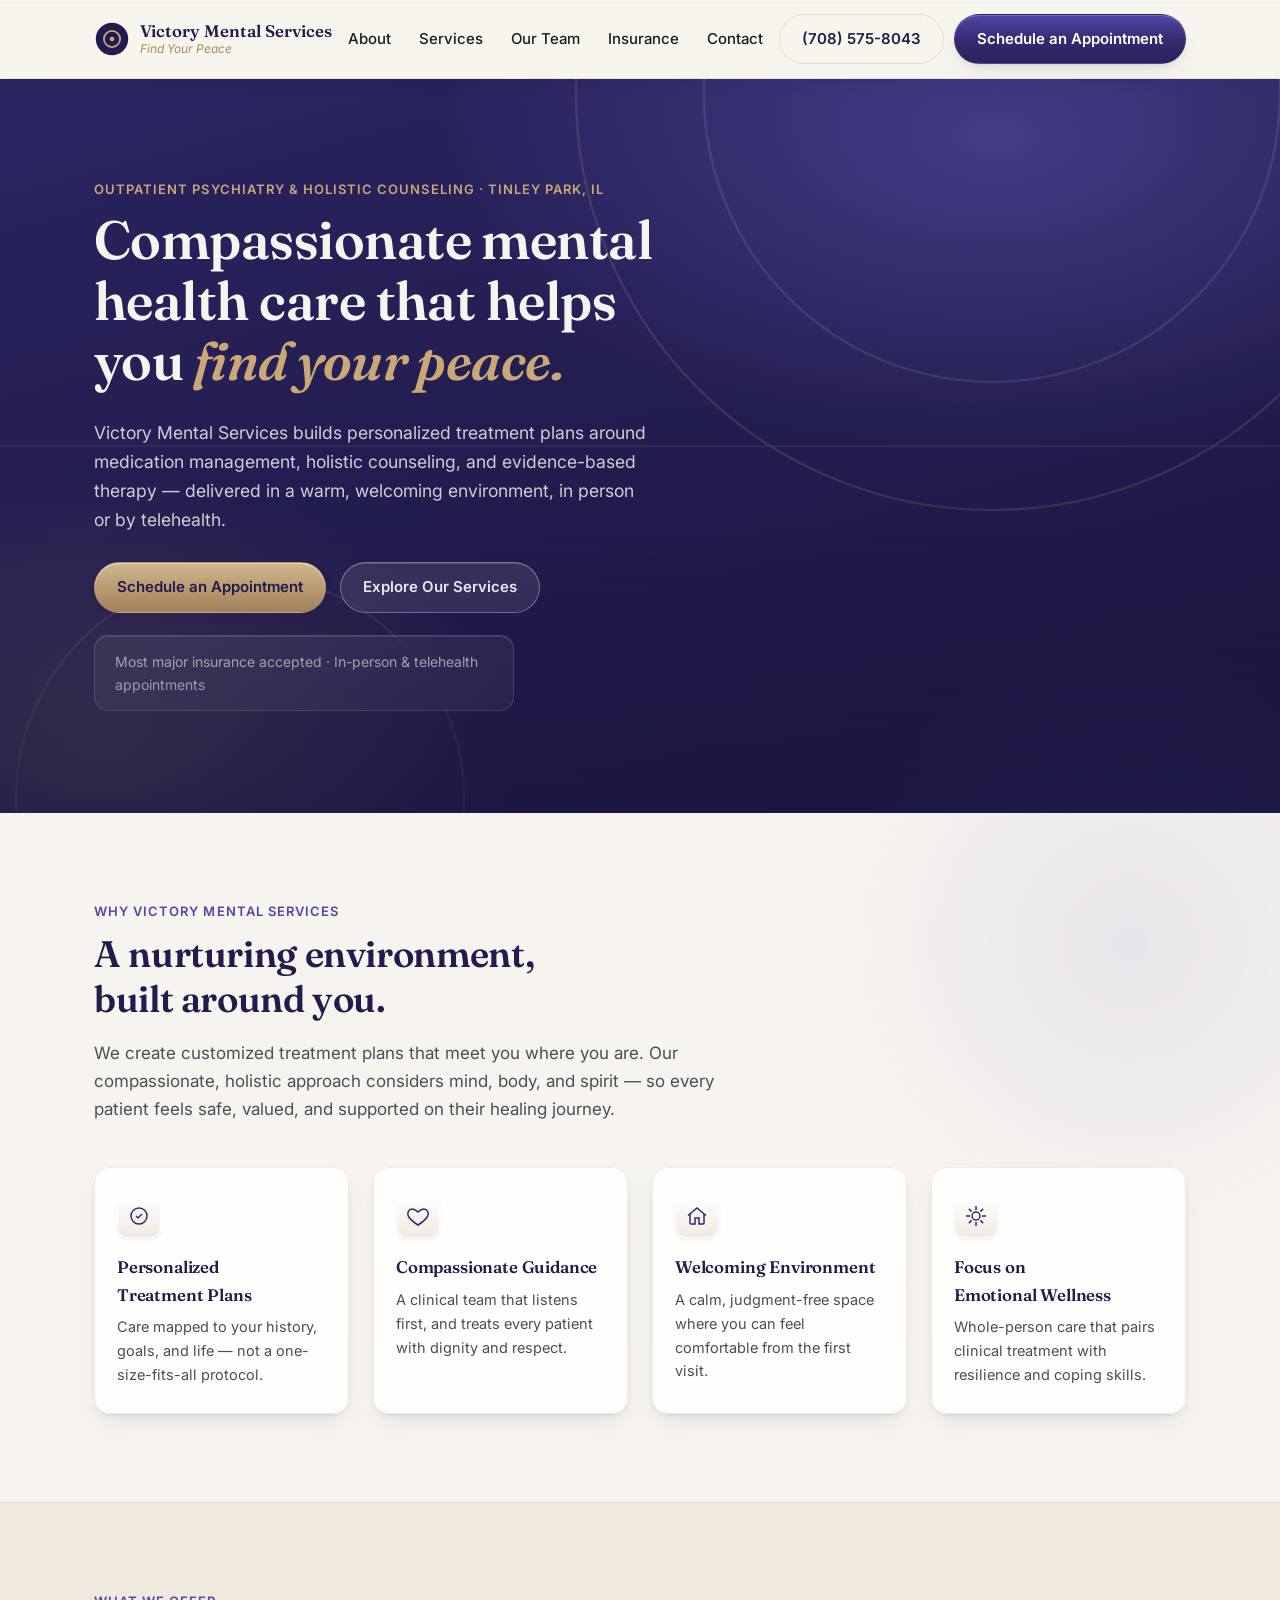
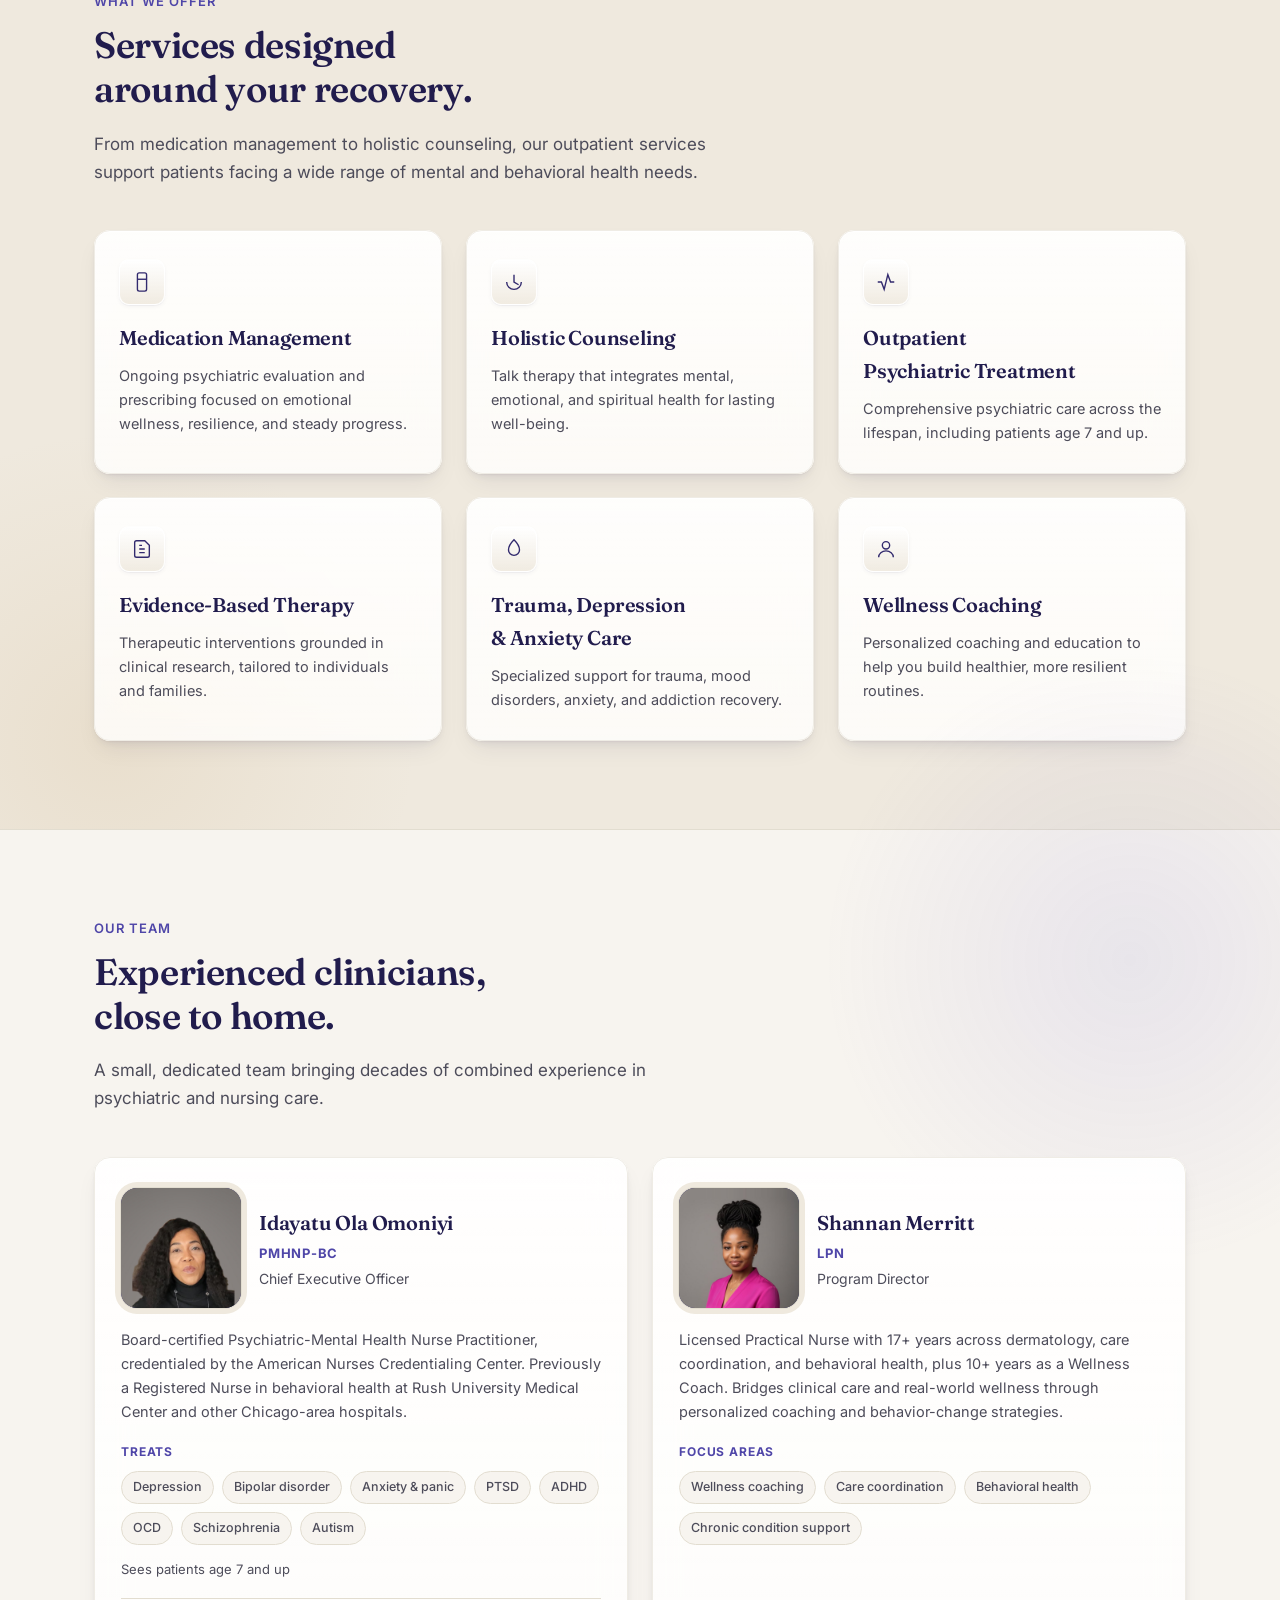
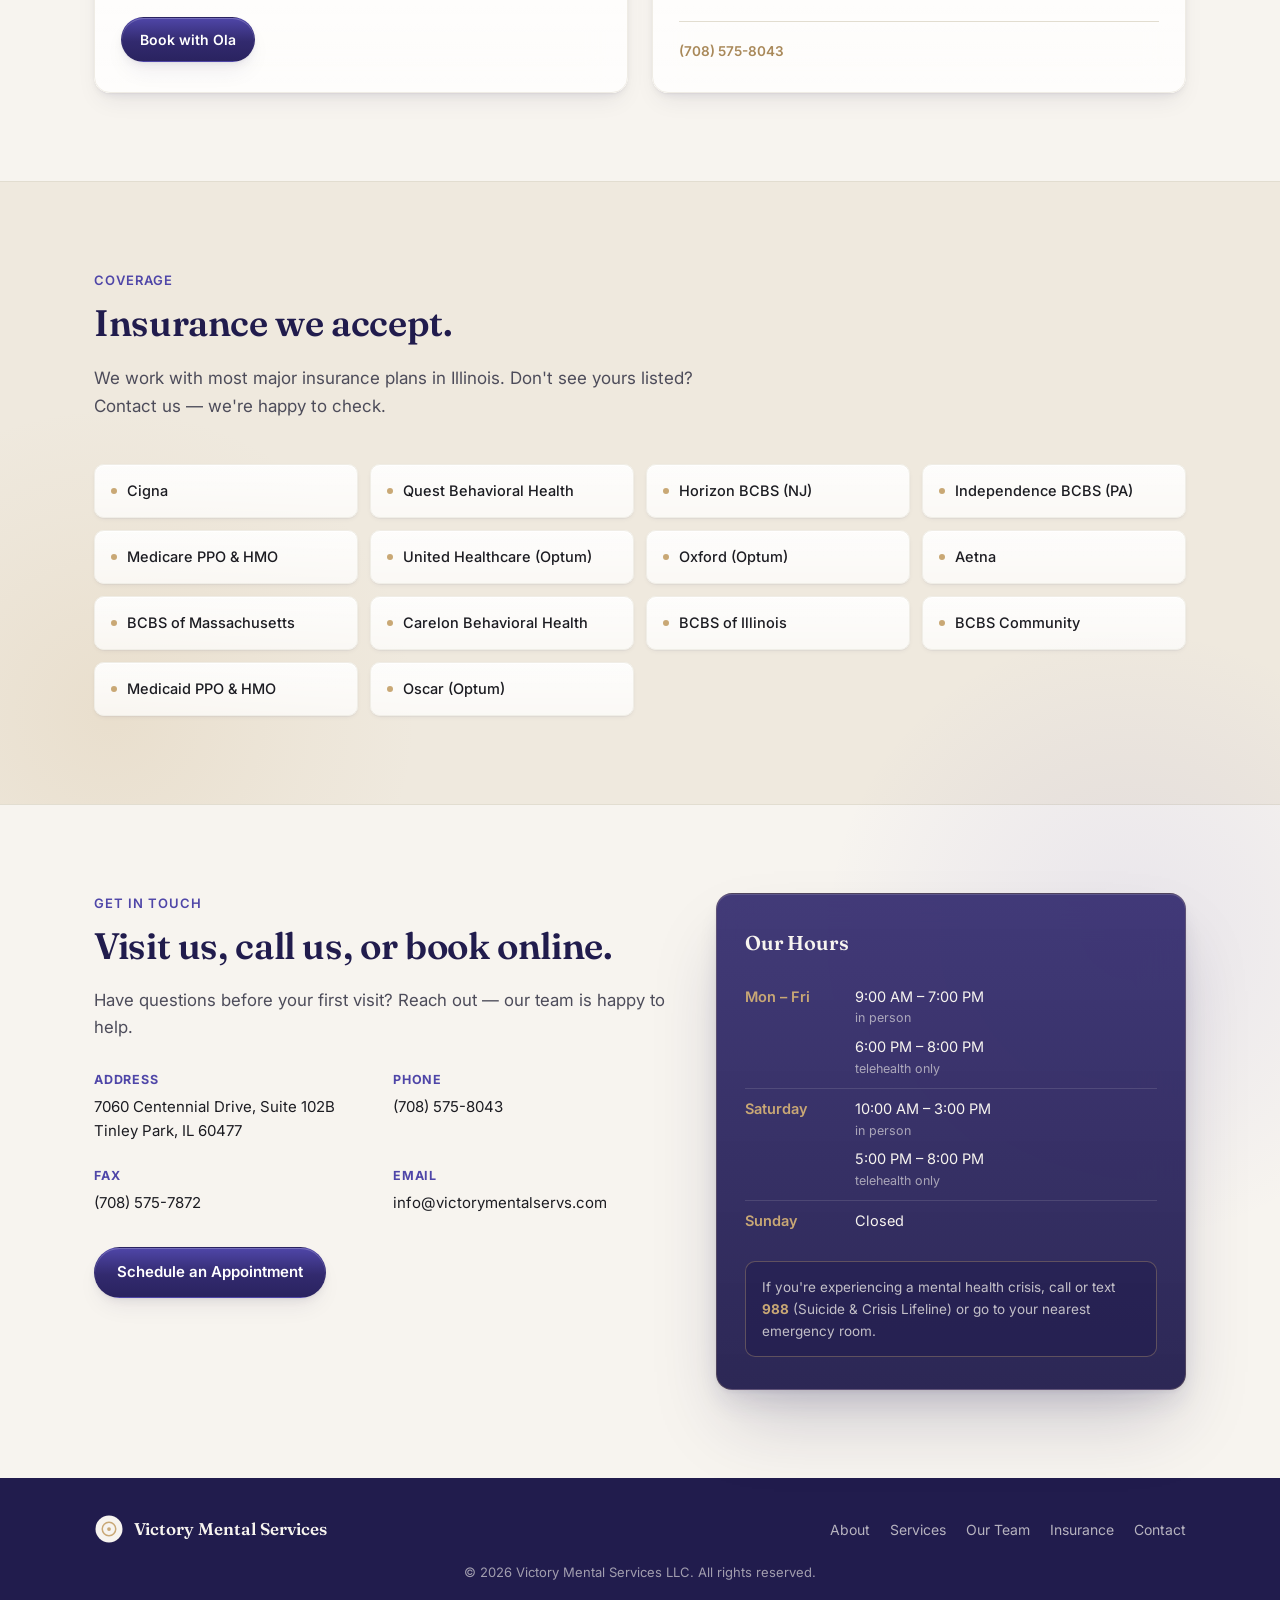
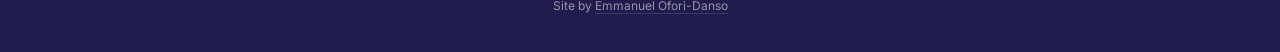
<file: index.html>
<!doctype html>
<html lang="en">
<head>
<meta charset="UTF-8" />
<meta name="viewport" content="width=device-width, initial-scale=1" />
<title>Victory Mental Services | Tinley Park, IL</title>
<meta name="description" content="Victory Mental Services provides medication management, holistic counseling, and personalized outpatient psychiatric care in Tinley Park, IL — in person and via telehealth." />
<meta name="theme-color" content="#211c4d" />

<link rel="canonical" href="https://www.victorymentalservices.com/" />

<meta property="og:type" content="website" />
<meta property="og:title" content="Victory Mental Services" />
<meta property="og:description" content="Compassionate, personalized mental health care in Tinley Park, IL. Medication management, holistic counseling, and outpatient psychiatric treatment — in person and telehealth." />
<meta property="og:site_name" content="Victory Mental Services" />
<meta property="og:url" content="https://www.victorymentalservices.com/" />
<!-- Absolute URLs are required: scrapers do not resolve relative paths. -->
<meta property="og:image" content="https://www.victorymentalservices.com/og.png" />
<meta property="og:image:width" content="1200" />
<meta property="og:image:height" content="630" />
<meta property="og:image:alt" content="Victory Mental Services — compassionate psychiatric care in Tinley Park, IL." />

<meta name="twitter:card" content="summary_large_image" />
<meta name="twitter:title" content="Victory Mental Services" />
<meta name="twitter:description" content="Compassionate, personalized mental health care in Tinley Park, IL. Medication management, holistic counseling, and outpatient psychiatric treatment — in person and telehealth." />
<meta name="twitter:image" content="https://www.victorymentalservices.com/og.png" />

<link rel="icon" href="data:image/svg+xml,%3Csvg xmlns='http://www.w3.org/2000/svg' viewBox='0 0 100 100'%3E%3Ccircle cx='50' cy='50' r='46' fill='%23211c4d'/%3E%3Ccircle cx='50' cy='50' r='22' fill='none' stroke='%23c9a875' stroke-width='3'/%3E%3C/svg%3E" />

<link rel="preconnect" href="https://fonts.googleapis.com" />
<link rel="preconnect" href="https://fonts.gstatic.com" crossorigin />
<link href="https://fonts.googleapis.com/css2?family=Fraunces:opsz,wght@9..144,500;9..144,600&family=Inter:wght@400;500;600;700&display=swap" rel="stylesheet" />

<link rel="stylesheet" href="css/style.css" />

<script type="application/ld+json">
{
  "@context": "https://schema.org",
  "@type": "MedicalBusiness",
  "name": "Victory Mental Services",
  "legalName": "Victory Mental Services LLC",
  "description": "Outpatient psychiatric care, medication management, and holistic counseling in Tinley Park, IL, offered in person and via telehealth.",
  "url": "https://www.victorymentalservices.com/",
  "telephone": "+1-708-575-8043",
  "email": "info@victorymentalservs.com",
  "address": {
    "@type": "PostalAddress",
    "streetAddress": "7060 Centennial Drive, Suite 102B",
    "addressLocality": "Tinley Park",
    "addressRegion": "IL",
    "postalCode": "60477",
    "addressCountry": "US"
  },
  "openingHoursSpecification": [
    { "@type": "OpeningHoursSpecification", "dayOfWeek": ["Monday","Tuesday","Wednesday","Thursday","Friday"], "opens": "09:00", "closes": "19:00" },
    { "@type": "OpeningHoursSpecification", "dayOfWeek": "Saturday", "opens": "10:00", "closes": "15:00" }
  ]
}
</script>
</head>
<body>

<a class="skip-link" href="#main">Skip to content</a>

<header class="site-header" id="top">
  <div class="container header__inner">
    <a class="brand" href="#top">
      <span class="brand__mark" aria-hidden="true">
        <svg viewBox="0 0 40 40" width="36" height="36">
          <circle cx="20" cy="20" r="18" fill="#211c4d"/>
          <circle cx="20" cy="20" r="9" fill="none" stroke="#c9a875" stroke-width="2"/>
          <circle cx="20" cy="20" r="2.5" fill="#c9a875"/>
        </svg>
      </span>
      <span class="brand__text">
        <span class="brand__name">Victory Mental Services</span>
        <span class="brand__tag">Find Your Peace</span>
      </span>
    </a>

    <nav class="nav" id="nav" aria-label="Primary">
      <a href="#about">About</a>
      <a href="#services">Services</a>
      <a href="#team">Our Team</a>
      <a href="#insurance">Insurance</a>
      <a href="#contact">Contact</a>
      <a class="btn btn--primary nav__cta" href="https://www.tebra.com/care/provider/idayatu-omoniyi-pmhnp-1174282826" target="_blank" rel="noopener">Schedule an Appointment</a>
    </nav>

    <div class="header__actions">
      <a class="btn btn--ghost header__call" href="tel:17085758043" aria-label="Call Victory Mental Services at (708) 575-8043">
        <svg class="header__call-icon" viewBox="0 0 24 24" width="18" height="18" fill="none" stroke="currentColor" stroke-width="1.6" aria-hidden="true"><path d="M22 16.9v3a2 2 0 0 1-2.2 2 19.8 19.8 0 0 1-8.6-3.1 19.5 19.5 0 0 1-6-6A19.8 19.8 0 0 1 2.1 4.2 2 2 0 0 1 4.1 2h3a2 2 0 0 1 2 1.7c.1 1 .4 1.9.7 2.8a2 2 0 0 1-.4 2.1L8.1 9.9a16 16 0 0 0 6 6l1.3-1.3a2 2 0 0 1 2.1-.4c.9.3 1.8.6 2.8.7a2 2 0 0 1 1.7 2Z"/></svg>
        <span class="header__call-text">(708) 575-8043</span>
      </a>
      <a class="btn btn--primary" href="https://www.tebra.com/care/provider/idayatu-omoniyi-pmhnp-1174282826" target="_blank" rel="noopener">Schedule an Appointment</a>
      <button class="nav-toggle" id="navToggle" aria-expanded="false" aria-controls="nav" aria-label="Toggle menu">
        <span></span><span></span><span></span>
      </button>
    </div>
  </div>
</header>

<main id="main">

  <!-- HERO -->
  <section class="hero">
    <div class="hero__bg" aria-hidden="true">
      <svg viewBox="0 0 800 800" width="100%" height="100%" preserveAspectRatio="xMidYMid slice">
        <circle cx="620" cy="180" r="260" fill="none" stroke="#c9a875" stroke-opacity="0.18" stroke-width="1.5"/>
        <circle cx="620" cy="180" r="180" fill="none" stroke="#ffffff" stroke-opacity="0.10" stroke-width="1.5"/>
        <circle cx="150" cy="620" r="140" fill="none" stroke="#ffffff" stroke-opacity="0.08" stroke-width="1.5"/>
        <line x1="0" y1="400" x2="800" y2="400" stroke="#c9a875" stroke-opacity="0.12" stroke-width="1"/>
      </svg>
    </div>
    <div class="container hero__inner">
      <div class="hero__copy reveal">
        <p class="eyebrow eyebrow--light">Outpatient Psychiatry &amp; Holistic Counseling · Tinley Park, IL</p>
        <h1>Compassionate mental health care that helps you <em>find your peace.</em></h1>
        <p class="hero__lede">Victory Mental Services builds personalized treatment plans around medication management, holistic counseling, and evidence-based therapy — delivered in a warm, welcoming environment, in person or by telehealth.</p>
        <div class="hero__cta">
          <a class="btn btn--gold" href="https://www.tebra.com/care/provider/idayatu-omoniyi-pmhnp-1174282826" target="_blank" rel="noopener">Schedule an Appointment</a>
          <a class="btn btn--light-ghost" href="#services">Explore Our Services</a>
        </div>
        <p class="hero__trust">Most major insurance accepted · In-person &amp; telehealth appointments</p>
      </div>
    </div>
  </section>

  <!-- ABOUT / WHY -->
  <section class="section" id="about">
    <div class="container">
      <div class="section__head reveal">
        <p class="eyebrow">Why Victory Mental Services</p>
        <h2>A nurturing environment, built around you.</h2>
        <p>We create customized treatment plans that meet you where you are. Our compassionate, holistic approach considers mind, body, and spirit — so every patient feels safe, valued, and supported on their healing journey.</p>
      </div>

      <div class="grid-4 reveal">
        <div class="pillar">
          <span class="pillar__icon" aria-hidden="true">
            <svg viewBox="0 0 24 24" width="24" height="24" fill="none" stroke="currentColor" stroke-width="1.5"><path d="M4 12a8 8 0 1 1 16 0 8 8 0 0 1-16 0Z"/><path d="M9 12l2 2 4-4"/></svg>
          </span>
          <h3>Personalized Treatment Plans</h3>
          <p>Care mapped to your history, goals, and life — not a one-size-fits-all protocol.</p>
        </div>
        <div class="pillar">
          <span class="pillar__icon" aria-hidden="true">
            <svg viewBox="0 0 24 24" width="24" height="24" fill="none" stroke="currentColor" stroke-width="1.5"><path d="M12 21s-7-4.35-9.5-8.5C.7 8.6 2.6 5 6.2 5c2 0 3.4 1 5.8 3 2.4-2 3.8-3 5.8-3 3.6 0 5.5 3.6 3.7 7.5C19 16.65 12 21 12 21Z"/></svg>
          </span>
          <h3>Compassionate Guidance</h3>
          <p>A clinical team that listens first, and treats every patient with dignity and respect.</p>
        </div>
        <div class="pillar">
          <span class="pillar__icon" aria-hidden="true">
            <svg viewBox="0 0 24 24" width="24" height="24" fill="none" stroke="currentColor" stroke-width="1.5"><path d="M3 11.5 12 4l9 7.5"/><path d="M5 10v9a1 1 0 0 0 1 1h4v-6h4v6h4a1 1 0 0 0 1-1v-9"/></svg>
          </span>
          <h3>Welcoming Environment</h3>
          <p>A calm, judgment-free space where you can feel comfortable from the first visit.</p>
        </div>
        <div class="pillar">
          <span class="pillar__icon" aria-hidden="true">
            <svg viewBox="0 0 24 24" width="24" height="24" fill="none" stroke="currentColor" stroke-width="1.5"><path d="M12 2v4M12 18v4M4.9 4.9l2.8 2.8M16.3 16.3l2.8 2.8M2 12h4M18 12h4M4.9 19.1l2.8-2.8M16.3 7.7l2.8-2.8"/><circle cx="12" cy="12" r="4"/></svg>
          </span>
          <h3>Focus on Emotional Wellness</h3>
          <p>Whole-person care that pairs clinical treatment with resilience and coping skills.</p>
        </div>
      </div>
    </div>
  </section>

  <!-- SERVICES -->
  <section class="section section--tint" id="services">
    <div class="container">
      <div class="section__head reveal">
        <p class="eyebrow">What We Offer</p>
        <h2>Services designed around your recovery.</h2>
        <p>From medication management to holistic counseling, our outpatient services support patients facing a wide range of mental and behavioral health needs.</p>
      </div>

      <div class="grid-3 reveal">
        <article class="card">
          <span class="card__icon" aria-hidden="true">
            <svg viewBox="0 0 24 24" width="22" height="22" fill="none" stroke="currentColor" stroke-width="1.5"><rect x="7" y="2" width="10" height="20" rx="2"/><path d="M7 9h10"/></svg>
          </span>
          <h3>Medication Management</h3>
          <p>Ongoing psychiatric evaluation and prescribing focused on emotional wellness, resilience, and steady progress.</p>
        </article>
        <article class="card">
          <span class="card__icon" aria-hidden="true">
            <svg viewBox="0 0 24 24" width="22" height="22" fill="none" stroke="currentColor" stroke-width="1.5"><path d="M20 12a8 8 0 1 1-16 0"/><path d="M12 4v8l5 3"/></svg>
          </span>
          <h3>Holistic Counseling</h3>
          <p>Talk therapy that integrates mental, emotional, and spiritual health for lasting well-being.</p>
        </article>
        <article class="card">
          <span class="card__icon" aria-hidden="true">
            <svg viewBox="0 0 24 24" width="22" height="22" fill="none" stroke="currentColor" stroke-width="1.5"><path d="M3 12h4l3 8 4-16 3 8h4"/></svg>
          </span>
          <h3>Outpatient Psychiatric Treatment</h3>
          <p>Comprehensive psychiatric care across the lifespan, including patients age 7 and up.</p>
        </article>
        <article class="card">
          <span class="card__icon" aria-hidden="true">
            <svg viewBox="0 0 24 24" width="22" height="22" fill="none" stroke="currentColor" stroke-width="1.5"><path d="M4 19V5a2 2 0 0 1 2-2h9l5 5v11a2 2 0 0 1-2 2H6a2 2 0 0 1-2-2Z"/><path d="M9 12h6M9 16h6M9 8h3"/></svg>
          </span>
          <h3>Evidence-Based Therapy</h3>
          <p>Therapeutic interventions grounded in clinical research, tailored to individuals and families.</p>
        </article>
        <article class="card">
          <span class="card__icon" aria-hidden="true">
            <svg viewBox="0 0 24 24" width="22" height="22" fill="none" stroke="currentColor" stroke-width="1.5"><path d="M12 2C8 6 6 9.5 6 13a6 6 0 0 0 12 0c0-3.5-2-7-6-11Z"/></svg>
          </span>
          <h3>Trauma, Depression &amp; Anxiety Care</h3>
          <p>Specialized support for trauma, mood disorders, anxiety, and addiction recovery.</p>
        </article>
        <article class="card">
          <span class="card__icon" aria-hidden="true">
            <svg viewBox="0 0 24 24" width="22" height="22" fill="none" stroke="currentColor" stroke-width="1.5"><circle cx="12" cy="8" r="4"/><path d="M4 21c0-4 3.6-7 8-7s8 3 8 7"/></svg>
          </span>
          <h3>Wellness Coaching</h3>
          <p>Personalized coaching and education to help you build healthier, more resilient routines.</p>
        </article>
      </div>
    </div>
  </section>

  <!-- TEAM -->
  <section class="section" id="team">
    <div class="container">
      <div class="section__head reveal">
        <p class="eyebrow">Our Team</p>
        <h2>Experienced clinicians, close to home.</h2>
        <p>A small, dedicated team bringing decades of combined experience in psychiatric and nursing care.</p>
      </div>

      <div class="grid-2 reveal">
        <article class="provider">
          <div class="provider__head">
            <div class="provider__avatar" data-initials="IO">
              <img src="img/idayatu-omoniyi.jpg" alt="Idayatu Ola Omoniyi, PMHNP-BC" width="240" height="240" />
            </div>
            <div class="provider__id">
              <h3>Idayatu Ola Omoniyi</h3>
              <p class="provider__role">PMHNP-BC</p>
              <p class="provider__title">Chief Executive Officer</p>
            </div>
          </div>

          <p class="provider__bio">Board-certified Psychiatric-Mental Health Nurse Practitioner, credentialed by the American Nurses Credentialing Center. Previously a Registered Nurse in behavioral health at Rush University Medical Center and other Chicago-area hospitals.</p>

          <p class="provider__label">Treats</p>
          <ul class="provider__tags">
            <li>Depression</li>
            <li>Bipolar disorder</li>
            <li>Anxiety &amp; panic</li>
            <li>PTSD</li>
            <li>ADHD</li>
            <li>OCD</li>
            <li>Schizophrenia</li>
            <li>Autism</li>
          </ul>
          <p class="provider__note">Sees patients age 7 and up</p>

          <div class="provider__foot">
            <a class="btn btn--primary btn--sm" href="https://www.tebra.com/care/provider/idayatu-omoniyi-pmhnp-1174282826" target="_blank" rel="noopener">Book with Ola</a>
          </div>
        </article>
        <article class="provider">
          <div class="provider__head">
            <div class="provider__avatar" data-initials="SM">
              <img src="img/shannan-merritt.jpg" alt="Shannan Merritt, LPN" width="240" height="240" />
            </div>
            <div class="provider__id">
              <h3>Shannan Merritt</h3>
              <p class="provider__role">LPN</p>
              <p class="provider__title">Program Director</p>
            </div>
          </div>

          <p class="provider__bio">Licensed Practical Nurse with 17+ years across dermatology, care coordination, and behavioral health, plus 10+ years as a Wellness Coach. Bridges clinical care and real-world wellness through personalized coaching and behavior-change strategies.</p>

          <p class="provider__label">Focus areas</p>
          <ul class="provider__tags">
            <li>Wellness coaching</li>
            <li>Care coordination</li>
            <li>Behavioral health</li>
            <li>Chronic condition support</li>
          </ul>

          <div class="provider__foot">
            <a class="provider__ext" href="tel:17085758043">(708) 575-8043</a>
          </div>
        </article>
      </div>
    </div>
  </section>

  <!-- INSURANCE -->
  <section class="section section--tint" id="insurance">
    <div class="container">
      <div class="section__head reveal">
        <p class="eyebrow">Coverage</p>
        <h2>Insurance we accept.</h2>
        <p>We work with most major insurance plans in Illinois. Don't see yours listed? Contact us — we're happy to check.</p>
      </div>
      <ul class="insurance-list reveal">
        <li>Cigna</li>
        <li>Quest Behavioral Health</li>
        <li>Horizon BCBS (NJ)</li>
        <li>Independence BCBS (PA)</li>
        <li>Medicare PPO &amp; HMO</li>
        <li>United Healthcare (Optum)</li>
        <li>Oxford (Optum)</li>
        <li>Aetna</li>
        <li>BCBS of Massachusetts</li>
        <li>Carelon Behavioral Health</li>
        <li>BCBS of Illinois</li>
        <li>BCBS Community</li>
        <li>Medicaid PPO &amp; HMO</li>
        <li>Oscar (Optum)</li>
      </ul>
    </div>
  </section>

  <!-- CONTACT -->
  <section class="section" id="contact">
    <div class="container contact__grid reveal">
      <div class="contact__intro">
        <p class="eyebrow">Get In Touch</p>
        <h2>Visit us, call us, or book online.</h2>
        <p class="contact__lede">Have questions before your first visit? Reach out — our team is happy to help.</p>

        <dl class="contact-list">
          <div>
            <dt>Address</dt>
            <dd>7060 Centennial Drive, Suite 102B<br />Tinley Park, IL 60477</dd>
          </div>
          <div>
            <dt>Phone</dt>
            <dd><a href="tel:17085758043">(708) 575-8043</a></dd>
          </div>
          <div>
            <dt>Fax</dt>
            <dd>(708) 575-7872</dd>
          </div>
          <div>
            <dt>Email</dt>
            <dd><a href="mailto:info@victorymentalservs.com">info@victorymentalservs.com</a></dd>
          </div>
        </dl>

        <a class="btn btn--primary" href="https://www.tebra.com/care/provider/idayatu-omoniyi-pmhnp-1174282826" target="_blank" rel="noopener">Schedule an Appointment</a>
      </div>

      <div class="hours-card">
        <h3>Our Hours</h3>
        <table class="hours-table">
          <tbody>
            <tr>
              <th scope="row">Mon – Fri</th>
              <td>
                9:00 AM – 7:00 PM <span class="hours-note">in person</span>
                6:00 PM – 8:00 PM <span class="hours-note">telehealth only</span>
              </td>
            </tr>
            <tr>
              <th scope="row">Saturday</th>
              <td>
                10:00 AM – 3:00 PM <span class="hours-note">in person</span>
                5:00 PM – 8:00 PM <span class="hours-note">telehealth only</span>
              </td>
            </tr>
            <tr>
              <th scope="row">Sunday</th>
              <td>Closed</td>
            </tr>
          </tbody>
        </table>
        <p class="crisis-note">If you're experiencing a mental health crisis, call or text <strong>988</strong> (Suicide &amp; Crisis Lifeline) or go to your nearest emergency room.</p>
      </div>
    </div>
  </section>

</main>

<footer class="site-footer">
  <div class="container footer__inner">
    <div class="footer__brand">
      <span class="brand__mark" aria-hidden="true">
        <svg viewBox="0 0 40 40" width="30" height="30">
          <circle cx="20" cy="20" r="18" fill="#f7f4ef"/>
          <circle cx="20" cy="20" r="9" fill="none" stroke="#c9a875" stroke-width="2"/>
          <circle cx="20" cy="20" r="2.5" fill="#c9a875"/>
        </svg>
      </span>
      <span>Victory Mental Services</span>
    </div>
    <nav class="footer__links" aria-label="Footer">
      <a href="#about">About</a>
      <a href="#services">Services</a>
      <a href="#team">Our Team</a>
      <a href="#insurance">Insurance</a>
      <a href="#contact">Contact</a>
    </nav>
    <p class="footer__copy">&copy; <span id="year"></span> Victory Mental Services LLC. All rights reserved.</p>
    <p class="footer__credit">Site by <a href="mailto:care@emmanuswellness.com">Emmanuel Ofori-Danso</a></p>
  </div>
</footer>

<button class="back-to-top" id="backToTop" aria-label="Back to top">↑</button>

<script src="js/main.js"></script>
</body>
</html>
</file>
<file: css/style.css>
/* ==========================================================================
   Victory Mental Services — Design tokens & base
   ========================================================================== */
:root {
  --indigo-900: #211c4d;
  --indigo-700: #322a6e;
  --indigo-600: #4f46a8;
  --indigo-500: #6c63c9;
  --gold: #c9a875;
  --gold-dark: #a9895a;
  --cream: #f7f4ef;
  --sand: #efe9de;
  --ink: #1c1c22;
  --ink-soft: #4d4c5a;
  --line: #e2ddd0;
  --white: #ffffff;

  --radius: 16px;
  --radius-sm: 10px;
  --shadow-sm: 0 1px 2px rgba(33, 28, 77, 0.06), 0 1px 1px rgba(33, 28, 77, 0.04);
  --shadow-lg: 0 20px 40px -12px rgba(33, 28, 77, 0.18);
  --ease: cubic-bezier(0.22, 1, 0.36, 1);

  --font-display: "Fraunces", Georgia, serif;
  --font-body: "Inter", -apple-system, BlinkMacSystemFont, "Segoe UI", sans-serif;

  /* Header height drives the sticky offset, the mobile drawer's top edge,
     and scroll-padding — keep them derived from one value. */
  --header-h: 78px;
  --gutter: 24px;
}

* { box-sizing: border-box; }
html { scroll-behavior: smooth; scroll-padding-top: calc(var(--header-h) + 18px); }

body {
  margin: 0;
  font-family: var(--font-body);
  font-size: 17px;
  line-height: 1.65;
  color: var(--ink);
  background: var(--cream);
  -webkit-font-smoothing: antialiased;
}

h1, h2, h3, h4 {
  font-family: var(--font-display);
  font-weight: 600;
  letter-spacing: -0.01em;
  color: var(--indigo-900);
  margin: 0 0 0.5em;
  text-wrap: balance;
}

h1 { font-size: clamp(2.2rem, 4.2vw, 3.4rem); line-height: 1.12; }
h2 { font-size: clamp(1.7rem, 3vw, 2.3rem); line-height: 1.2; }
h3 { font-size: 1.25rem; }

p { margin: 0 0 1em; color: var(--ink-soft); }
a { color: inherit; text-decoration: none; }

img, svg { max-width: 100%; display: block; }

.container {
  max-width: 1140px;
  margin: 0 auto;
  padding: 0 var(--gutter);
  width: 100%;
}

.skip-link {
  position: absolute;
  left: -999px;
  top: 0;
  background: var(--indigo-900);
  color: #fff;
  padding: 10px 16px;
  z-index: 999;
  border-radius: 0 0 8px 0;
}
.skip-link:focus { left: 0; }

/* ---- Eyebrow ---- */
.eyebrow {
  font-size: 13px;
  font-weight: 600;
  letter-spacing: 0.08em;
  text-transform: uppercase;
  color: var(--indigo-600);
  margin-bottom: 10px;
}
.eyebrow--light { color: var(--gold); }

/* ==========================================================================
   Header
   ========================================================================== */
.site-header {
  position: sticky;
  top: 0;
  z-index: 100;
  background: rgba(247, 244, 239, 0.9);
  backdrop-filter: saturate(180%) blur(10px);
  border-bottom: 1px solid var(--line);
}

.header__inner {
  display: flex;
  align-items: center;
  justify-content: space-between;
  gap: 16px;
  height: var(--header-h);
}

.brand {
  display: flex;
  align-items: center;
  gap: 10px;
  min-width: 0;
  min-height: 44px;
}
.brand__mark { flex-shrink: 0; }
.brand__text { display: flex; flex-direction: column; line-height: 1.15; min-width: 0; }
.brand__name {
  font-family: var(--font-display);
  font-weight: 600;
  font-size: 1.05rem;
  color: var(--indigo-900);
  white-space: nowrap;
  overflow: hidden;
  text-overflow: ellipsis;
}
.brand__tag {
  font-size: 12px;
  color: var(--gold-dark);
  font-style: italic;
}

.nav {
  display: flex;
  gap: 28px;
  font-weight: 500;
  font-size: 15px;
}
.nav a { color: var(--ink); padding: 6px 0; position: relative; }
.nav a:hover { color: var(--indigo-600); }

.header__actions { display: flex; align-items: center; gap: 10px; flex-shrink: 0; }

/* Mobile: the call button collapses to a 44px icon-only circle. The label
   returns at 860px. Scoped to .header__actions so it outranks `.btn`, which
   is declared later in this file and sets display: inline-flex. */
.header__actions .header__call {
  width: 44px;
  height: 44px;
  padding: 0;
  border-radius: 50%;
  flex-shrink: 0;
}
.header__call-text { display: none; }

.nav-toggle {
  display: none;
  flex-direction: column;
  justify-content: center;
  gap: 5px;
  width: 44px;
  height: 44px;
  border: 1px solid var(--line);
  border-radius: 10px;
  background: var(--white);
  cursor: pointer;
  flex-shrink: 0;
}
.nav-toggle span {
  display: block;
  width: 18px;
  height: 2px;
  margin: 0 auto;
  background: var(--indigo-900);
  transition: transform 0.25s var(--ease), opacity 0.25s var(--ease);
}
.nav-toggle[aria-expanded="true"] span:nth-child(1) { transform: translateY(7px) rotate(45deg); }
.nav-toggle[aria-expanded="true"] span:nth-child(2) { opacity: 0; }
.nav-toggle[aria-expanded="true"] span:nth-child(3) { transform: translateY(-7px) rotate(-45deg); }

/* ==========================================================================
   Buttons
   ========================================================================== */
.btn {
  display: inline-flex;
  align-items: center;
  justify-content: center;
  gap: 8px;
  padding: 12px 22px;
  border-radius: 999px;
  font-weight: 600;
  font-size: 15px;
  border: 1px solid transparent;
  cursor: pointer;
  transition: transform 0.2s var(--ease), box-shadow 0.2s var(--ease), background 0.2s var(--ease);
  white-space: nowrap;
}
.btn:active { transform: scale(0.96); }

.btn--primary {
  background: var(--indigo-700);
  color: #fff;
  box-shadow: var(--shadow-sm);
}
.btn--primary:hover { background: var(--indigo-900); box-shadow: var(--shadow-lg); transform: translateY(-2px); }

.btn--ghost {
  background: transparent;
  border-color: var(--line);
  color: var(--indigo-900);
}
.btn--ghost:hover { background: var(--sand); }

.btn--gold {
  background: var(--gold);
  color: var(--indigo-900);
}
.btn--gold:hover { background: #d8bb8c; transform: translateY(-2px); box-shadow: var(--shadow-lg); }

.btn--light-ghost {
  background: transparent;
  border-color: rgba(255,255,255,0.4);
  color: #fff;
}
.btn--light-ghost:hover { background: rgba(255,255,255,0.1); }

/* ==========================================================================
   Hero
   ========================================================================== */
.hero {
  position: relative;
  background: var(--indigo-900);
  overflow: hidden;
  padding: 100px 0 88px;
}
.hero__bg {
  position: absolute;
  inset: 0;
  opacity: 0.9;
  pointer-events: none;
}
.hero__inner { position: relative; }
.hero__copy { max-width: 680px; }
.hero__copy h1 { color: var(--cream); }
.hero__copy h1 em { color: var(--gold); font-style: italic; }
.hero__lede { color: rgba(247,244,239,0.82); font-size: 1.1rem; max-width: 560px; }
.hero__cta { display: flex; flex-wrap: wrap; gap: 14px; margin: 28px 0 22px; }
.hero__trust {
  font-size: 14px;
  color: rgba(247,244,239,0.65);
  border-top: 1px solid rgba(201,168,117,0.3);
  padding-top: 16px;
  max-width: 420px;
}

/* ==========================================================================
   Sections
   ========================================================================== */
.section { padding: 88px 0; }
.section--tint { background: var(--sand); border-top: 1px solid var(--line); border-bottom: 1px solid var(--line); }

.section__head { max-width: 640px; margin-bottom: 44px; }
.section__head p:last-child { margin-bottom: 0; }

.grid-4 {
  display: grid;
  grid-template-columns: repeat(4, 1fr);
  gap: 24px;
}
.grid-3 {
  display: grid;
  grid-template-columns: repeat(3, 1fr);
  gap: 24px;
}
.grid-2 {
  display: grid;
  grid-template-columns: repeat(2, 1fr);
  gap: 24px;
}

/* Pillars (About) */
.pillar {
  background: var(--white);
  border: 1px solid var(--line);
  border-radius: var(--radius);
  padding: 26px 22px;
  box-shadow: var(--shadow-sm);
}
.pillar__icon {
  display: inline-flex;
  align-items: center;
  justify-content: center;
  width: 44px;
  height: 44px;
  border-radius: 10px;
  background: var(--sand);
  color: var(--indigo-700);
  margin-bottom: 16px;
}
.pillar h3 { font-size: 1.05rem; margin-bottom: 6px; }
.pillar p { font-size: 14.5px; margin-bottom: 0; }

/* Cards (Services) */
.card {
  background: var(--white);
  border: 1px solid var(--line);
  border-radius: var(--radius);
  padding: 28px 24px;
  box-shadow: var(--shadow-sm);
  transition: transform 0.35s var(--ease), box-shadow 0.35s var(--ease);
}
.card:hover { transform: translateY(-4px); box-shadow: var(--shadow-lg); }
.card__icon {
  display: inline-flex;
  align-items: center;
  justify-content: center;
  width: 46px;
  height: 46px;
  border-radius: 10px;
  border: 1px solid var(--line);
  background: var(--cream);
  color: var(--indigo-700);
  margin-bottom: 16px;
}
.card p { font-size: 14.5px; margin-bottom: 0; }

/* Providers (Team) */
.provider {
  display: flex;
  flex-direction: column;
  background: var(--white);
  border: 1px solid var(--line);
  border-radius: var(--radius);
  padding: 30px 26px;
  box-shadow: var(--shadow-sm);
}

/* Portrait sits beside the name rather than stacked above it, which lets
   the photo be large enough to read a face at a glance. */
.provider__head {
  display: flex;
  align-items: center;
  gap: 18px;
  margin-bottom: 20px;
}
.provider__id { min-width: 0; }
.provider__id h3 { margin-bottom: 4px; }

.provider__avatar {
  position: relative;
  width: 120px;
  height: 120px;
  border-radius: var(--radius);
  overflow: hidden;
  background: var(--indigo-700);
  flex-shrink: 0;
  box-shadow: 0 0 0 1px var(--line), 0 0 0 6px var(--sand);
}

/* Initials fallback sits underneath the photo; shows through if the image
   is missing or fails to load. */
.provider__avatar::before {
  content: attr(data-initials);
  position: absolute;
  inset: 0;
  display: flex;
  align-items: center;
  justify-content: center;
  font-family: var(--font-display);
  font-weight: 600;
  font-size: 34px;
  color: var(--gold);
}
.provider__avatar img {
  position: relative;
  width: 100%;
  height: 100%;
  object-fit: cover;
  object-position: center 22%;
}
.provider__avatar.is-fallback img { display: none; }
.provider__role {
  font-size: 13px;
  font-weight: 700;
  color: var(--indigo-600);
  text-transform: uppercase;
  letter-spacing: 0.06em;
  margin-bottom: 2px;
}
.provider__title {
  font-size: 14px;
  color: var(--ink-soft);
  margin-bottom: 0;
}
.provider__bio { font-size: 14.5px; margin-bottom: 18px; }

/* Specialties pulled out of the bio paragraph — these are what patients
   scan for, and they were buried mid-sentence. */
.provider__label {
  font-size: 12px;
  font-weight: 700;
  text-transform: uppercase;
  letter-spacing: 0.07em;
  color: var(--indigo-600);
  margin-bottom: 10px;
}
.provider__tags {
  display: flex;
  flex-wrap: wrap;
  gap: 8px;
  list-style: none;
  padding: 0;
  margin: 0 0 14px;
}
.provider__tags li {
  font-size: 12.5px;
  font-weight: 500;
  color: var(--ink-soft);
  background: var(--cream);
  border: 1px solid var(--line);
  border-radius: 999px;
  padding: 5px 11px;
}
.provider__note {
  font-size: 13px;
  color: var(--ink-soft);
  margin-bottom: 18px;
}

.provider__foot {
  display: flex;
  flex-wrap: wrap;
  align-items: center;
  gap: 14px;
  border-top: 1px solid var(--line);
  padding-top: 18px;
  margin-top: auto;
}
.provider__ext {
  font-size: 13.5px;
  font-weight: 600;
  color: var(--gold-dark);
}
.btn--sm { padding: 10px 18px; font-size: 14px; }

/* Insurance */
.insurance-list {
  display: grid;
  grid-template-columns: repeat(auto-fill, minmax(220px, 1fr));
  gap: 12px;
  list-style: none;
  padding: 0;
  margin: 0;
}
.insurance-list li {
  background: var(--white);
  border: 1px solid var(--line);
  border-radius: var(--radius-sm);
  padding: 14px 16px;
  font-size: 14.5px;
  font-weight: 500;
  color: var(--ink);
  display: flex;
  align-items: center;
  gap: 10px;
}
.insurance-list li::before {
  content: "";
  width: 6px;
  height: 6px;
  border-radius: 50%;
  background: var(--gold);
  flex-shrink: 0;
}

/* Contact */
.contact__grid {
  display: grid;
  grid-template-columns: 1.1fr 0.9fr;
  gap: 48px;
  align-items: start;
}
.contact__lede { font-size: 1.05rem; }
.contact-list {
  display: grid;
  grid-template-columns: 1fr 1fr;
  gap: 22px 24px;
  margin: 28px 0 32px;
  padding: 0;
}
.contact-list dt {
  font-size: 12.5px;
  font-weight: 700;
  text-transform: uppercase;
  letter-spacing: 0.06em;
  color: var(--indigo-600);
  margin-bottom: 4px;
}
.contact-list dd {
  margin: 0;
  font-size: 15px;
  color: var(--ink);
}
.contact-list a:hover { color: var(--indigo-600); }

.hours-card {
  background: var(--indigo-900);
  color: var(--cream);
  border-radius: var(--radius);
  padding: 32px 28px;
  box-shadow: var(--shadow-lg);
}
.hours-card h3 { color: var(--cream); margin-bottom: 18px; }
.hours-table { width: 100%; border-collapse: collapse; }
.hours-table th, .hours-table td {
  text-align: left;
  padding: 8px 0;
  font-size: 14.5px;
  font-weight: 400;
  border-bottom: 1px solid rgba(247,244,239,0.12);
}
.hours-table th { color: var(--gold); font-weight: 600; width: 110px; vertical-align: top; }
.hours-table tr:last-child th, .hours-table tr:last-child td { border-bottom: none; }
.hours-note { display: block; font-size: 12.5px; color: rgba(247,244,239,0.6); margin-bottom: 6px; }
.hours-table td .hours-note:last-child { margin-bottom: 0; }

.crisis-note {
  margin: 20px 0 0;
  padding-top: 18px;
  border-top: 1px solid rgba(247,244,239,0.15);
  font-size: 13.5px;
  color: rgba(247,244,239,0.75);
}
.crisis-note strong { color: var(--gold); }

/* ==========================================================================
   Footer
   ========================================================================== */
.site-footer {
  background: var(--indigo-900);
  color: rgba(247,244,239,0.7);
  padding: 36px 0;
}
.footer__inner {
  display: flex;
  align-items: center;
  justify-content: space-between;
  flex-wrap: wrap;
  gap: 18px;
}
.footer__brand {
  display: flex;
  align-items: center;
  gap: 10px;
  color: var(--cream);
  font-weight: 600;
  font-family: var(--font-display);
}
.footer__links { display: flex; gap: 20px; flex-wrap: wrap; font-size: 14px; }
.footer__links a:hover { color: var(--gold); }
/* Explicit colour: the global `p { color: var(--ink-soft) }` rule beats the
   footer's inherited cream, leaving both lines dark-on-dark and unreadable. */
.footer__copy { font-size: 13px; margin: 0; width: 100%; text-align: center; color: var(--cream); opacity: 0.6; }
/* 0.55 is the floor here: at 12px this needs 4.5:1 against --indigo-900,
   and 0.45 measured 3.98:1. Keeps it quieter than the copyright above. */
.footer__credit { font-size: 12px; margin: -6px 0 0; width: 100%; text-align: center; color: var(--cream); opacity: 0.55; }
.footer__credit a { border-bottom: 1px solid rgba(247,244,239,0.25); }
.footer__credit a:hover { color: var(--gold); border-bottom-color: var(--gold); }

/* Back to top */
.back-to-top {
  position: fixed;
  right: 20px;
  bottom: 20px;
  width: 44px;
  height: 44px;
  border-radius: 50%;
  border: 1px solid var(--line);
  background: var(--white);
  color: var(--indigo-900);
  font-size: 18px;
  cursor: pointer;
  box-shadow: var(--shadow-lg);
  opacity: 0;
  transform: translateY(10px);
  pointer-events: none;
  transition: opacity 0.25s var(--ease), transform 0.25s var(--ease);
  z-index: 90;
}
.back-to-top.is-visible { opacity: 1; transform: translateY(0); pointer-events: auto; }

/* ==========================================================================
   Reveal animation
   ========================================================================== */
.reveal {
  opacity: 0;
  transform: translateY(20px);
  transition: opacity 0.7s var(--ease), transform 0.7s var(--ease);
}
.reveal.is-visible { opacity: 1; transform: translateY(0); }

@media (prefers-reduced-motion: reduce) {
  html { scroll-behavior: auto; }
  .reveal { opacity: 1; transform: none; transition: none; }
  .btn, .card, .back-to-top { transition: none; }
}

/* ==========================================================================
   Responsive
   ========================================================================== */
.nav__cta { display: none; }

@media (min-width: 860px) {
  .header__actions .header__call {
    width: auto;
    height: auto;
    padding: 12px 22px;
    border-radius: 999px;
  }
  .header__call-icon { display: none; }
  .header__call-text { display: inline; }
}

@media (max-width: 980px) {
  .grid-4 { grid-template-columns: repeat(2, 1fr); }
  .grid-3 { grid-template-columns: repeat(2, 1fr); }
  .contact__grid { grid-template-columns: 1fr; }
}

/* Below 860px the horizontal nav can't sit alongside the brand and CTAs
   without crowding, so it collapses into the drawer. Same switch point as
   the call button's label. */
@media (max-width: 859px) {
  .nav {
    position: fixed;
    inset: var(--header-h) 0 auto 0;
    background: var(--cream);
    border-bottom: 1px solid var(--line);
    flex-direction: column;
    gap: 0;
    padding: 8px var(--gutter) 20px;
    max-height: calc(100vh - var(--header-h));
    overflow-y: auto;
    transform: translateY(-8px);
    opacity: 0;
    pointer-events: none;
    transition: opacity 0.25s var(--ease), transform 0.25s var(--ease);
  }
  .nav.is-open { opacity: 1; transform: translateY(0); pointer-events: auto; }
  .nav a { padding: 14px 0; border-bottom: 1px solid var(--line); }

  /* Booking CTA lives in the drawer on mobile, since the header pill is hidden */
  .nav .nav__cta {
    display: inline-flex;
    margin-top: 16px;
    padding: 14px 22px;
    border-bottom: none;
    color: #fff;
  }

  .nav-toggle { display: flex; }
}

@media (max-width: 720px) {
  /* One gutter for every phone width, so a 390px and a 430px device get
     the same edge spacing. */
  :root { --gutter: 20px; }
  body { font-size: 16px; }

  .header__actions .btn--primary { display: none; }

  .grid-4, .grid-3, .grid-2 { grid-template-columns: 1fr; }
  .contact-list { grid-template-columns: 1fr; }
  .contact__grid { gap: 36px; }

  /* Stacked into one column, a left-aligned block of four short labels reads
     as ragged. Centre the intro column only — the hours table beside it keeps
     its alignment, since centring tabular rows would break the day/time pairing. */
  .contact__intro { text-align: center; }
  .contact-list { justify-items: center; }

  /* Phone and Email are links and carry the 44px tap-target minimum; Address
     and Fax are plain text. Stacked and centred, that made every other row sit
     lower than its label. Give all four the same box so the rhythm is even. */
  .contact-list dd { display: grid; place-items: center; min-height: 44px; }
  .section { padding: 64px 0; }
  .section__head { margin-bottom: 32px; }
  .hero { padding: 56px 0 52px; }

  /* Full-width stacked CTAs — easier tap targets than side-by-side pills */
  .hero__cta { gap: 12px; }
  .hero__cta .btn { width: 100%; }

  /* Uniform card padding on mobile */
  .card, .pillar, .provider { padding: 24px 20px; }
  .hours-card { padding: 26px 22px; }

  /* Shrink the portrait so the name keeps a usable column beside it */
  .provider__avatar { width: 96px; height: 96px; }
  .provider__avatar::before { font-size: 28px; }
  .provider__head { gap: 16px; }

}

/* Touch targets: tel/mailto, provider extensions, and footer links are the
   most-tapped elements and sat at 18-35px tall. Keyed to pointer type as well
   as width so tablets — which are touch devices at 768px+ — are covered. */
@media (max-width: 859px), (pointer: coarse) {
  .contact-list dd a,
  .footer__links a {
    display: inline-flex;
    align-items: center;
    min-height: 44px;
  }
  .contact-list { gap: 8px 24px; }
  .contact-list dd { font-size: 16px; }

  .provider__ext {
    display: inline-flex;
    align-items: center;
    min-height: 44px;
  }

  .footer__links { gap: 4px 22px; }
  .footer__inner { gap: 12px; }
}

@media (max-width: 360px) {
  .brand__name { font-size: 0.95rem; }
  h1 { font-size: 1.95rem; }
  .provider__avatar { width: 80px; height: 80px; }
  .provider__avatar::before { font-size: 24px; }
}

/* ==========================================================================
   Material layer — depth, glass, and pointer-tracked 3D
   --------------------------------------------------------------------------
   Appended as one block so the original flat design stays intact underneath:
   delete from here to the end of the file to revert completely.

   Two rules govern everything below, because this is a clinical site:
   1. Text never sits on a surface below ~72% opacity. Blur is decoration;
      legibility of the crisis line and contact details is not negotiable.
   2. Every transform is gated behind prefers-reduced-motion AND pointer:fine.
   ========================================================================== */
:root {
  /* Layered shadows. A single large blur reads as fog; stacking a tight
     contact shadow under a wide ambient one is what makes an edge feel lifted. */
  --shadow-1: 0 1px 1px rgba(33,28,77,0.04), 0 2px 4px rgba(33,28,77,0.04);
  --shadow-2: 0 1px 2px rgba(33,28,77,0.05), 0 4px 10px -2px rgba(33,28,77,0.07),
              0 12px 24px -6px rgba(33,28,77,0.08);
  --shadow-3: 0 1px 2px rgba(33,28,77,0.06), 0 8px 18px -4px rgba(33,28,77,0.10),
              0 24px 48px -12px rgba(33,28,77,0.16);
  --shadow-4: 0 2px 4px rgba(33,28,77,0.06), 0 14px 28px -6px rgba(33,28,77,0.13),
              0 40px 72px -16px rgba(33,28,77,0.22);

  /* The 1px inner highlight along a surface's top edge — the single detail
     that most reads as "physical material" rather than "coloured rectangle". */
  --specular: inset 0 1px 0 rgba(255,255,255,0.85);
  --specular-dark: inset 0 1px 0 rgba(255,255,255,0.14);

  --glass-light: rgba(255,255,255,0.74);
  --glass-tint: rgba(255,255,255,0.58);
  --glass-dark: rgba(33,28,77,0.62);
  --blur: saturate(180%) blur(20px);

  --ease-out: cubic-bezier(0.22, 1, 0.36, 1);
  --ease-spring: cubic-bezier(0.34, 1.56, 0.64, 1);
}

/* ---- Ambient depth ------------------------------------------------------
   Glass needs something behind it or it just looks like flat translucency.
   These soft colour fields give the blur something to pick up. Pseudo-elements
   only — no markup changes. */
.section { position: relative; isolation: isolate; }
.section::before {
  content: "";
  position: absolute;
  z-index: -1;
  width: 620px;
  height: 620px;
  border-radius: 50%;
  top: -180px;
  right: -160px;
  background: radial-gradient(circle, rgba(108,99,201,0.10) 0%, rgba(108,99,201,0.04) 45%, transparent 70%);
  pointer-events: none;
}
.section--tint::before {
  background: radial-gradient(circle, rgba(201,168,117,0.16) 0%, rgba(201,168,117,0.05) 45%, transparent 70%);
  left: -200px;
  right: auto;
  top: auto;
  bottom: -220px;
}
.section--tint { overflow: hidden; }

/* ---- Header: liquid glass ---------------------------------------------- */
.site-header {
  background: rgba(247,244,239,0.72);
  -webkit-backdrop-filter: var(--blur);
  backdrop-filter: var(--blur);
  border-bottom: 1px solid rgba(226,221,208,0.7);
  box-shadow: 0 1px 0 rgba(255,255,255,0.6) inset, 0 4px 20px -8px rgba(33,28,77,0.10);
}

/* ---- Surfaces ----------------------------------------------------------- */
.pillar,
.card,
.provider {
  position: relative;
  background: linear-gradient(180deg, rgba(255,255,255,0.92) 0%, rgba(255,255,255,0.80) 100%);
  border: 1px solid rgba(255,255,255,0.9);
  outline: 1px solid rgba(226,221,208,0.55);
  outline-offset: -1px;
  box-shadow: var(--shadow-2), var(--specular);
  transform-style: preserve-3d;
  will-change: auto;
}

/* Blur is the expensive part, so it only runs where there is both something
   behind it and the headroom to composite it: pointer-fine, wider viewports. */
@media (min-width: 860px) and (pointer: fine) {
  .pillar, .card, .provider {
    -webkit-backdrop-filter: var(--blur);
    backdrop-filter: var(--blur);
  }
}

.card__icon,
.pillar__icon {
  background: linear-gradient(180deg, rgba(255,255,255,0.95), rgba(239,233,222,0.9));
  border: 1px solid rgba(255,255,255,0.9);
  box-shadow: var(--shadow-1), inset 0 1px 0 rgba(255,255,255,0.9);
  transition: transform 0.4s var(--ease-spring), box-shadow 0.4s var(--ease-out);
}

/* ---- Pointer-tracked 3D -------------------------------------------------
   --rx/--ry are written by main.js on pointermove; they stay 0 everywhere the
   script does not run, so this degrades to a plain lift. */
@media (prefers-reduced-motion: no-preference) and (pointer: fine) {
  .pillar, .card, .provider {
    transition: transform 0.45s var(--ease-out), box-shadow 0.45s var(--ease-out);
    transform:
      perspective(1000px)
      rotateX(var(--rx, 0deg))
      rotateY(var(--ry, 0deg))
      translate3d(0, var(--lift, 0px), 0);
  }
  .card:hover, .pillar:hover, .provider:hover {
    --lift: -6px;
    box-shadow: var(--shadow-4), var(--specular);
    transition-duration: 0.18s;
  }
  .card:hover .card__icon,
  .pillar:hover .pillar__icon {
    transform: translate3d(0, -2px, 40px);
    box-shadow: var(--shadow-2), inset 0 1px 0 rgba(255,255,255,0.9);
  }

  /* Specular sweep that follows the cursor across the surface. */
  .card::after, .pillar::after, .provider::after {
    content: "";
    position: absolute;
    inset: 0;
    border-radius: inherit;
    pointer-events: none;
    opacity: 0;
    transition: opacity 0.4s var(--ease-out);
    background: radial-gradient(
      380px circle at var(--mx, 50%) var(--my, 50%),
      rgba(255,255,255,0.55) 0%,
      rgba(201,168,117,0.10) 35%,
      transparent 65%
    );
  }
  .card:hover::after, .pillar:hover::after, .provider:hover::after { opacity: 1; }
}

/* ---- Buttons: dimensional, not flat ------------------------------------- */
.btn { position: relative; overflow: hidden; }
.btn--primary {
  background: linear-gradient(180deg, var(--indigo-600) 0%, var(--indigo-700) 55%, #2a2360 100%);
  box-shadow: var(--shadow-2), inset 0 1px 0 rgba(255,255,255,0.22);
}
.btn--primary:hover {
  background: linear-gradient(180deg, var(--indigo-700) 0%, var(--indigo-900) 100%);
  box-shadow: var(--shadow-3), inset 0 1px 0 rgba(255,255,255,0.28);
  transform: translateY(-2px);
}
.btn--gold {
  background: linear-gradient(180deg, #dcc094 0%, var(--gold) 55%, #b8945f 100%);
  box-shadow: var(--shadow-2), inset 0 1px 0 rgba(255,255,255,0.55);
}
.btn--gold:hover {
  background: linear-gradient(180deg, #e6cda6 0%, #cfae7c 100%);
  box-shadow: var(--shadow-3), inset 0 1px 0 rgba(255,255,255,0.6);
}
.btn--light-ghost {
  background: rgba(255,255,255,0.10);
  -webkit-backdrop-filter: blur(12px);
  backdrop-filter: blur(12px);
  border-color: rgba(255,255,255,0.35);
  box-shadow: inset 0 1px 0 rgba(255,255,255,0.18);
}
.btn--light-ghost:hover { background: rgba(255,255,255,0.20); }
.btn:active { transform: translateY(1px) scale(0.985); }

/* ---- Hero: depth behind the type ---------------------------------------- */
.hero {
  background:
    radial-gradient(900px 520px at 78% 8%, rgba(108,99,201,0.42) 0%, transparent 62%),
    radial-gradient(700px 460px at 8% 92%, rgba(201,168,117,0.20) 0%, transparent 60%),
    linear-gradient(165deg, #2a2461 0%, var(--indigo-900) 55%, #1a1640 100%);
}
.hero::after {
  content: "";
  position: absolute;
  inset: 0;
  pointer-events: none;
  background: linear-gradient(180deg, transparent 62%, rgba(26,22,64,0.5) 100%);
}
.hero__trust {
  display: inline-block;
  background: rgba(255,255,255,0.07);
  -webkit-backdrop-filter: blur(14px);
  backdrop-filter: blur(14px);
  border: 1px solid rgba(201,168,117,0.28);
  border-radius: 14px;
  padding: 14px 20px;
  color: rgba(247,244,239,0.78);
  box-shadow: var(--specular-dark);
}

/* ---- Hours card: glass over indigo, contrast preserved ------------------- */
.hours-card {
  background:
    linear-gradient(180deg, rgba(50,42,110,0.92) 0%, rgba(33,28,77,0.95) 100%);
  -webkit-backdrop-filter: var(--blur);
  backdrop-filter: var(--blur);
  border: 1px solid rgba(201,168,117,0.22);
  box-shadow: var(--shadow-4), var(--specular-dark);
}

/* The crisis note stays deliberately high-contrast — no glass, no blur.
   This is the one block on the site someone may read in an emergency. */
.crisis-note {
  background: rgba(33,28,77,0.55);
  border: 1px solid rgba(201,168,117,0.35);
  border-radius: var(--radius-sm);
  padding: 14px 16px;
}

/* ---- Back to top: glass pill -------------------------------------------- */
.back-to-top {
  background: rgba(50,42,110,0.78);
  -webkit-backdrop-filter: var(--blur);
  backdrop-filter: var(--blur);
  border: 1px solid rgba(255,255,255,0.18);
  box-shadow: var(--shadow-3), var(--specular-dark);
}

/* ---- Insurance chips ----------------------------------------------------- */
.insurance-list li {
  background: linear-gradient(180deg, rgba(255,255,255,0.9), rgba(255,255,255,0.7));
  border: 1px solid rgba(255,255,255,0.85);
  outline: 1px solid rgba(226,221,208,0.5);
  outline-offset: -1px;
  box-shadow: var(--shadow-1), inset 0 1px 0 rgba(255,255,255,0.85);
  border-radius: var(--radius-sm);
}

/* ---- Focus: visible on every material ----------------------------------- */
a:focus-visible, button:focus-visible, .btn:focus-visible {
  outline: 3px solid var(--indigo-500);
  outline-offset: 3px;
  border-radius: 6px;
}

/* ---- Fallbacks ----------------------------------------------------------
   Without backdrop-filter the translucent surfaces would sit on whatever is
   behind them and lose contrast, so they go solid. */
@supports not ((backdrop-filter: blur(1px)) or (-webkit-backdrop-filter: blur(1px))) {
  .site-header { background: var(--cream); }
  .pillar, .card, .provider { background: var(--white); }
  .hero__trust { background: rgba(255,255,255,0.12); }
  .hours-card { background: var(--indigo-900); }
  .back-to-top { background: var(--indigo-700); }
}

/* ---- Reduced motion: depth stays, movement goes ------------------------- */
@media (prefers-reduced-motion: reduce) {
  .pillar, .card, .provider, .btn, .card__icon, .pillar__icon {
    transform: none !important;
    transition: none !important;
  }
  .card::after, .pillar::after, .provider::after { display: none; }
}
</file>
